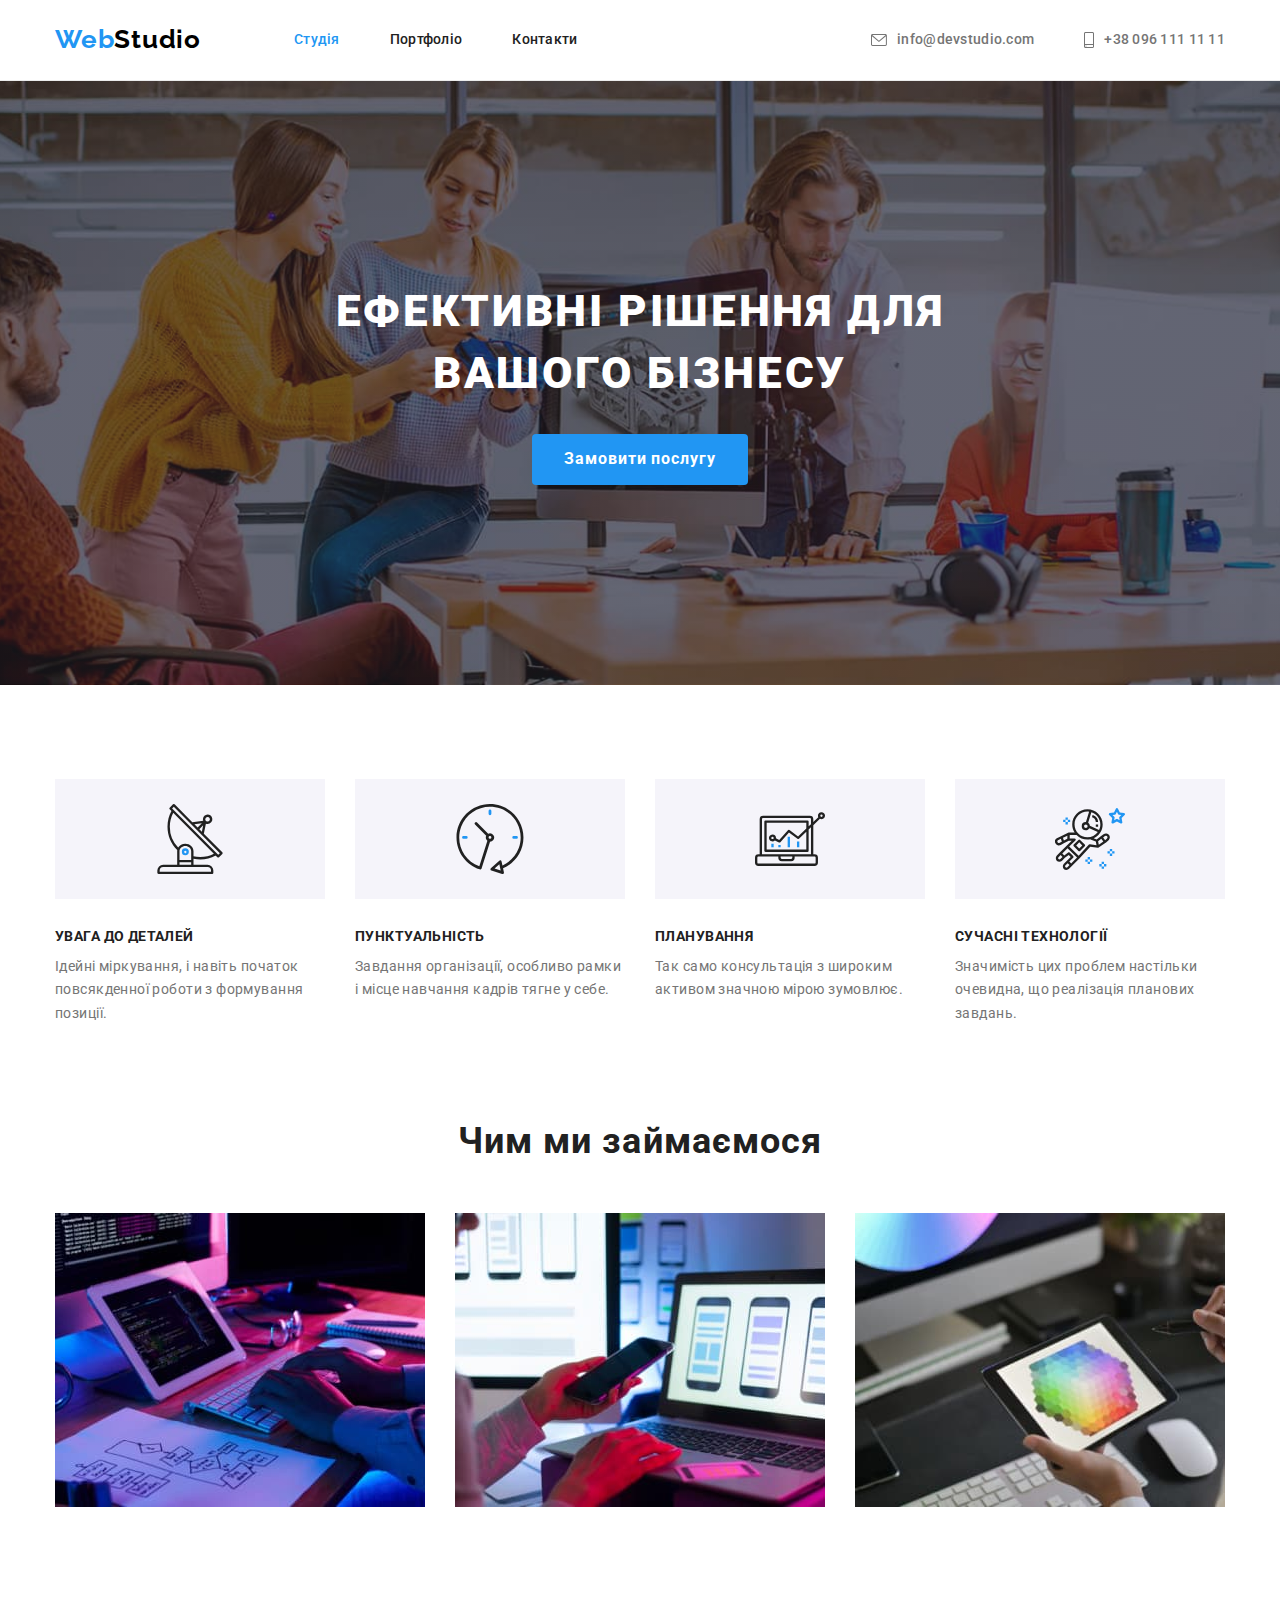
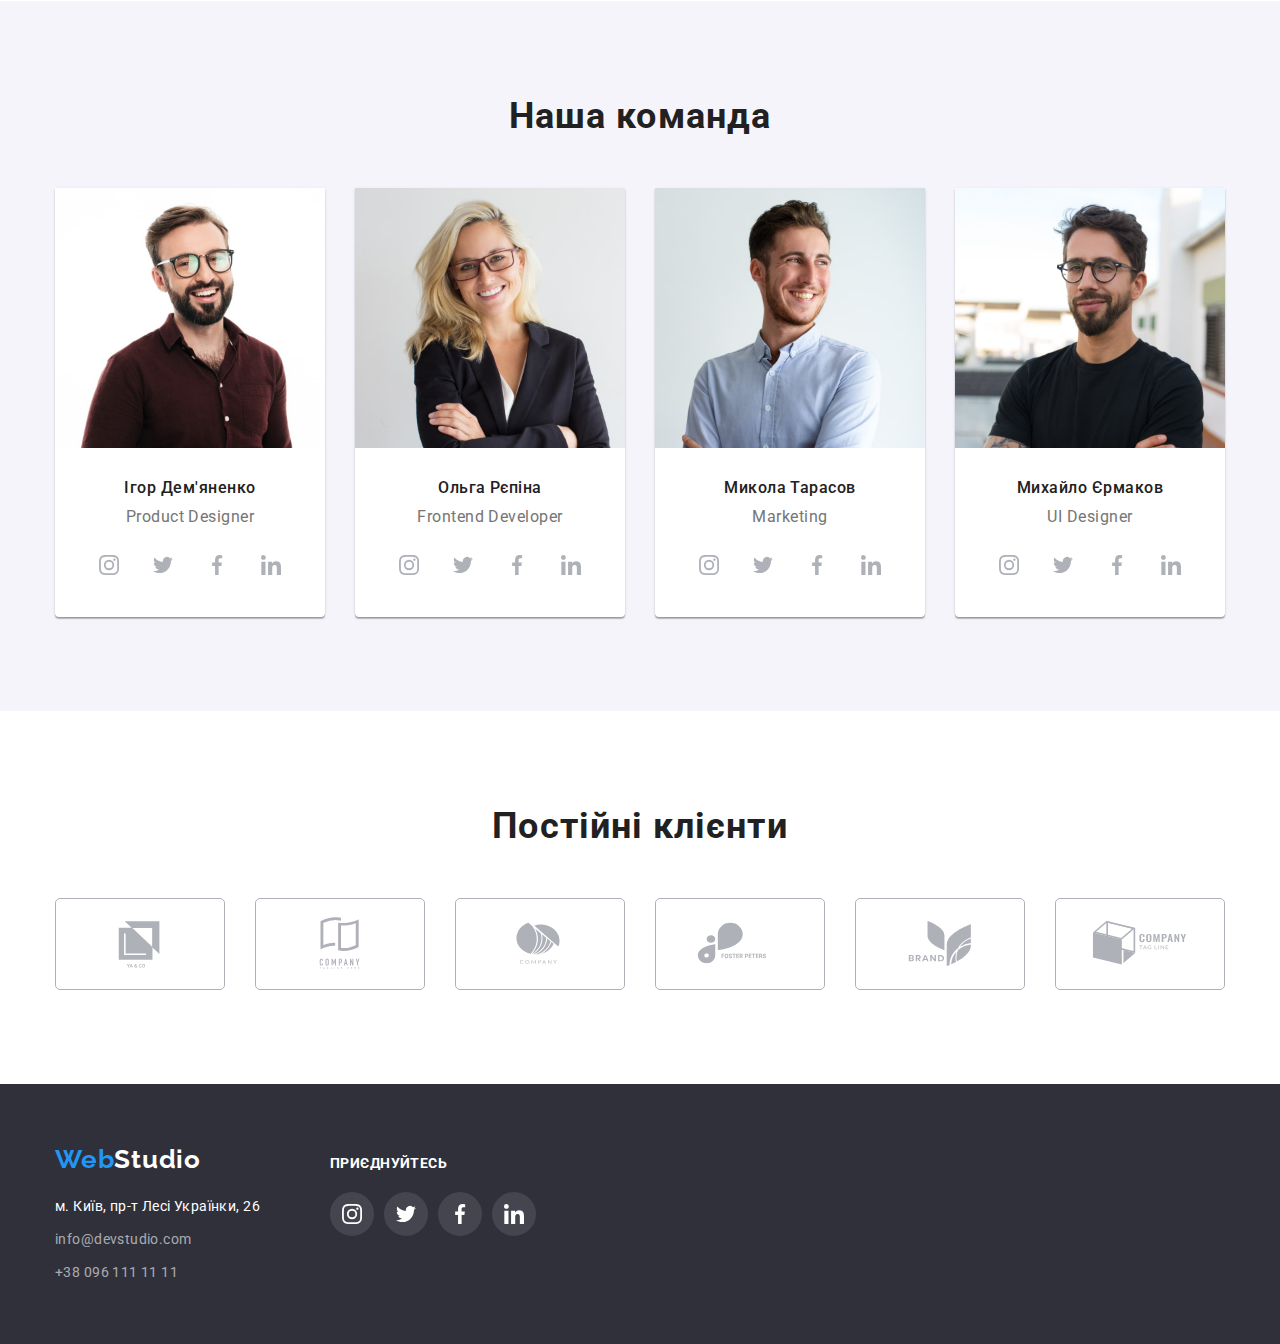
<file: index.html>
<!DOCTYPE html>
<html lang="uk">
    <head>
        <meta charset="UTF-8" />
        <meta http-equiv="X-UA-Compatible" content="IE=edge" />
        <meta name="viewport" content="width=device-width, initial-scale=1.0" />
        <title>Web Studio</title>
        <link rel="preconnect" href="https://fonts.googleapis.com" />
        <link rel="preconnect" href="https://fonts.gstatic.com" crossorigin />
        <link
            href="https://fonts.googleapis.com/css2?family=Raleway:wght@700&family=Roboto:wght@400;500;700;900&display=swap"
            rel="stylesheet"
        />
        <link
            rel="stylesheet"
            href="https://cdnjs.cloudflare.com/ajax/libs/modern-normalize/1.1.0/modern-normalize.min.css"
        />
        <link rel="stylesheet" href="./css/styles.css" />
    </head>
    <body>
        <!--Шапка-->
        <header class="header">
            <div class="container">
                <div class="main-nav">
                    <nav class="nav">
                        <a href="./index.html" class="logo link" lang="en"
                            >Web<span class="logo-header">Studio</span></a
                        >
                        <ul class="menu list">
                            <li class="menu-item">
                                <a
                                    href="./index.html"
                                    class="menu-link link current"
                                    >Студія</a
                                >
                            </li>
                            <li class="menu-item">
                                <a
                                    href="./portfolio.html"
                                    class="menu-link link"
                                    >Портфоліо</a
                                >
                            </li>
                            <li class="menu-item">
                                <a href="" class="menu-link link">Контакти</a>
                            </li>
                        </ul>
                    </nav>
                    <ul class="auth-nav list">
                        <li class="list-item">
                            <a
                                href="mailto:info@devstudio.com"
                                class="mail link"
                            >
                                <svg class="auth-nav-icon" width="16" height="12">
                                    <use
                                        href="./images/icons.svg#icon-envelope"
                                    ></use>
                                </svg>
                                info@devstudio.com</a
                            >
                        </li>
                        <li class="list-item">
                            <a href="tel:+38096111111" class="tel link">
                                <svg class="auth-nav-icon" width="10" height="16">
                                    <use
                                        href="./images/icons.svg#icon-smartphone"
                                    ></use>
                                </svg>
                                +38 096 111 11 11</a
                            >
                        </li>
                    </ul>
                </div>
            </div>
        </header>
        <!--Головний контент сторінки-->
        <main>
            <!--Головна секція-->
            <section class="hero">
                <div class="container">
                    <h1 class="hero-title">
                        Ефективні рішення для вашого бізнесу
                    </h1>
                    <button type="button" class="hero-btn">
                        Замовити послугу
                    </button>
                </div>
            </section>
            <!--Особливості-->
            <section class="section features">
                <div class="container">
                    <h2 class="visually-hidden">Особливості</h2>
                    <ul class="features-list list">
                        <li class="features-item">
                            <div class="image-wrapper">
                                <svg class="features-icon" width="70" height="70">
                                    <use
                                        href="./images/icons.svg#icon-antenna"
                                    ></use>
                                </svg>
                            </div>
                            <h3 class="title">УВАГА ДО ДЕТАЛЕЙ</h3>
                            <p class="text">
                                Ідейні міркування, і навіть початок повсякденної
                                роботи з формування позиції.
                            </p>
                        </li>
                        <li class="features-item">
                            <div class="image-wrapper">
                                <svg class="features-icon" width="70" height="70">
                                    <use
                                        href="./images/icons.svg#icon-clock"
                                    ></use>
                                </svg>
                            </div>
                            <h3 class="title">ПУНКТУАЛЬНІСТЬ</h3>
                            <p class="text">
                                Завдання організації, особливо рамки і місце
                                навчання кадрів тягне у себе.
                            </p>
                        </li>
                        <li class="features-item">
                            <div class="image-wrapper">
                                <svg class="features-icon" width="70" height="70">
                                    <use
                                        href="./images/icons.svg#icon-diagram"
                                    ></use>
                                </svg>
                            </div>
                            <h3 class="title">ПЛАНУВАННЯ</h3>
                            <p class="text">
                                Так само консультація з широким активом значною
                                мірою зумовлює.
                            </p>
                        </li>
                        <li class="features-item">
                            <div class="image-wrapper">
                                <svg class="features-icon" width="70" height="70">
                                    <use
                                        href="./images/icons.svg#icon-astronaut"
                                    ></use>
                                </svg>
                            </div>
                            <h3 class="title">СУЧАСНІ ТЕХНОЛОГІЇ</h3>
                            <p class="text">
                                Значимість цих проблем настільки очевидна, що
                                реалізація планових завдань.
                            </p>
                        </li>
                    </ul>
                </div>
            </section>
            <!--Чим ми займаємось-->
            <section class="section work">
                <div class="container">
                    <h2 class="section-title">Чим ми займаємося</h2>
                    <ul class="work-list list">
                        <li class="work-item">
                            <img
                                src="./images/box_1.jpg"
                                alt="Приклад 1"
                                width="370"
                                height="294"
                            />
                        </li>
                        <li class="work-item">
                            <img
                                src="./images/box_2.jpg"
                                alt="Приклад 2"
                                width="370"
                                height="294"
                            />
                        </li>
                        <li class="work-item">
                            <img
                                src="./images/box_3.jpg"
                                alt="Приклад 3"
                                width="370"
                                height="294"
                            />
                        </li>
                    </ul>
                </div>
            </section>
            <!--Наша команда-->
            <section class="section team">
                <div class="container">
                    <h2 class="section-title">Наша команда</h2>
                    <ul class="team-list list">
                        <li class="team-item">
                            <img
                                src="./images/Ihor_Demyanenko.jpg"
                                alt="Ігор Дем'яненко фото"
                                width="270"
                                height="260"
                            />
                            <div class="wrapper">
                                <h3 class="title">Ігор Дем'яненко</h3>
                                <p lang="en" class="text">Product Designer</p>
                                <ul class="social-list list">
                                    <li class="social-item">
                                        <a href="" class="social-link link">
                                            <svg class="social-icon" width="20" height="20">
                                                <use
                                                    href="./images/icons.svg#icon-instagram"
                                                ></use>
                                            </svg>
                                        </a>
                                    </li>
                                    <li class="social-item">
                                        <a href="" class="social-link link">
                                            <svg class="social-icon" width="20" height="20">
                                                <use
                                                    href="./images/icons.svg#icon-twitter"
                                                ></use>
                                            </svg>
                                        </a>
                                    </li>
                                    <li class="social-item">
                                        <a href="" class="social-link link">
                                            <svg class="social-icon" width="20" height="20">
                                                <use
                                                    href="./images/icons.svg#icon-facebook"
                                                ></use>
                                            </svg>
                                        </a>
                                    </li>
                                    <li class="social-item">
                                        <a href="" class="social-link link">
                                            <svg class="social-icon" width="20" height="20">
                                                <use
                                                    href="./images/icons.svg#icon-linkedin"
                                                ></use>
                                            </svg>
                                        </a>
                                    </li>
                                </ul>
                            </div>
                        </li>
                        <li class="team-item">
                            <img
                                src="./images/Olga_Repina.jpg"
                                alt="Ольга Рєпіна фото"
                                width="270"
                                height="260"
                            />
                            <div class="wrapper">
                                <h3 class="title">Ольга Рєпіна</h3>
                                <p lang="en" class="text">Frontend Developer</p>
                                <ul class="social-list list">
                                    <li class="social-item">
                                        <a href="" class="social-link link">
                                            <svg class="social-icon" width="20" height="20">
                                                <use
                                                    href="./images/icons.svg#icon-instagram"
                                                ></use>
                                            </svg>
                                        </a>
                                    </li>
                                    <li class="social-item">
                                        <a href="" class="social-link link">
                                            <svg class="social-icon" width="20" height="20">
                                                <use
                                                    href="./images/icons.svg#icon-twitter"
                                                ></use>
                                            </svg>
                                        </a>
                                    </li>
                                    <li class="social-item">
                                        <a href="" class="social-link link">
                                            <svg class="social-icon" width="20" height="20">
                                                <use
                                                    href="./images/icons.svg#icon-facebook"
                                                ></use>
                                            </svg>
                                        </a>
                                    </li>
                                    <li class="social-item">
                                        <a href="" class="social-link link">
                                            <svg class="social-icon" width="20" height="20">
                                                <use
                                                    href="./images/icons.svg#icon-linkedin"
                                                ></use>
                                            </svg>
                                        </a>
                                    </li>
                                </ul>
                            </div>
                        </li>
                        <li class="team-item">
                            <img
                                src="./images/Mykola_Tarasov.jpg"
                                alt="Микола Тарасов фото"
                                width="270"
                                height="260"
                            />
                            <div class="wrapper">
                                <h3 class="title">Микола Тарасов</h3>
                                <p lang="en" class="text">Marketing</p>
                                <ul class="social-list list">
                                    <li class="social-item">
                                        <a href="" class="social-link link">
                                            <svg class="social-icon" width="20" height="20">
                                                <use
                                                    href="./images/icons.svg#icon-instagram"
                                                ></use>
                                            </svg>
                                        </a>
                                    </li>
                                    <li class="social-item">
                                        <a href="" class="social-link link">
                                            <svg class="social-icon" width="20" height="20">
                                                <use
                                                    href="./images/icons.svg#icon-twitter"
                                                ></use>
                                            </svg>
                                        </a>
                                    </li>
                                    <li class="social-item">
                                        <a href="" class="social-link link">
                                            <svg class="social-icon" width="20" height="20">
                                                <use
                                                    href="./images/icons.svg#icon-facebook"
                                                ></use>
                                            </svg>
                                        </a>
                                    </li>
                                    <li class="social-item">
                                        <a href="" class="social-link link">
                                            <svg class="social-icon" width="20" height="20">
                                                <use
                                                    href="./images/icons.svg#icon-linkedin"
                                                ></use>
                                            </svg>
                                        </a>
                                    </li>
                                </ul>
                            </div>
                        </li>
                        <li class="team-item">
                            <img
                                src="./images/Mykhailo_Yermakov.jpg"
                                alt="Михайло Єрмаков фото"
                                width="270"
                                height="260"
                            />
                            <div class="wrapper">
                                <h3 class="title">Михайло Єрмаков</h3>
                                <p lang="en" class="text">UI Designer</p>
                                <ul class="social-list list">
                                    <li class="social-item">
                                        <a href="" class="social-link link">
                                            <svg class="social-icon" width="20" height="20">
                                                <use
                                                    href="./images/icons.svg#icon-instagram"
                                                ></use>
                                            </svg>
                                        </a>
                                    </li>
                                    <li class="social-item">
                                        <a href="" class="social-link link">
                                            <svg class="social-icon" width="20" height="20">
                                                <use
                                                    href="./images/icons.svg#icon-twitter"
                                                ></use>
                                            </svg>
                                        </a>
                                    </li>
                                    <li class="social-item">
                                        <a href="" class="social-link link">
                                            <svg class="social-icon" width="20" height="20">
                                                <use
                                                    href="./images/icons.svg#icon-facebook"
                                                ></use>
                                            </svg>
                                        </a>
                                    </li>
                                    <li class="social-item">
                                        <a href="" class="social-link link">
                                            <svg class="social-icon" width="20" height="20">
                                                <use
                                                    href="./images/icons.svg#icon-linkedin"
                                                ></use>
                                            </svg>
                                        </a>
                                    </li>
                                </ul>
                            </div>
                        </li>
                    </ul>
                </div>
            </section>
            <!--Постійні клієнти-->
            <section class="section clients">
                <div class="container">
                    <h2 class="section-title">Постійні клієнти</h2>
                    <ul class="clients-list list">
                        <li class="clients-item">
                            <a href="" class="clients-link link">
                                <svg class="clients-icon" width="106" height="60">
                                    <use
                                        href="./images/icons.svg#icon-client-1"
                                    ></use>
                                </svg>
                            </a>
                        </li>
                        <li class="clients-item">
                            <a href="" class="clients-link link">
                                <svg class="clients-icon" width="106" height="60">
                                    <use
                                        href="./images/icons.svg#icon-client-2"
                                    ></use>
                                </svg>
                            </a>
                        </li>
                        <li class="clients-item">
                            <a href="" class="clients-link link">
                                <svg class="clients-icon" width="106" height="60">
                                    <use
                                        href="./images/icons.svg#icon-client-3"
                                    ></use>
                                </svg>
                            </a>
                        </li>
                        <li class="clients-item">
                            <a href="" class="clients-link link">
                                <svg class="clients-icon" width="106" height="60">
                                    <use
                                        href="./images/icons.svg#icon-client-4"
                                    ></use>
                                </svg>
                            </a>
                        </li>
                        <li class="clients-item">
                            <a href="" class="clients-link link">
                                <svg class="clients-icon" width="106" height="60">
                                    <use
                                        href="./images/icons.svg#icon-client-5"
                                    ></use>
                                </svg>
                            </a>
                        </li>
                        <li class="clients-item">
                            <a href="" class="clients-link link">
                                <svg class="clients-icon" width="106" height="60">
                                    <use
                                        href="./images/icons.svg#icon-client-6"
                                    ></use>
                                </svg>
                            </a>
                        </li>
                    </ul>
                </div>
            </section>
        </main>
        <!--Підвал-->
        <footer class="footer">
            <div class="container">
                <div class="footer-wrapper">
                    <a href="./index.html" class="logo link" lang="en"
                        >Web<span class="logo-footer">Studio</span></a
                    >
                    <address class="address">
                        <ul class="footer-list list">
                            <li class="footer-item">
                                м. Київ, пр-т Лесі Українки, 26
                            </li>
                            <li class="footer-item">
                                <a
                                    href="mailto:info@devstudio.com"
                                    class="mail link"
                                    >info@devstudio.com</a
                                >
                            </li>
                            <li class="footer-item">
                                <a href="tel:+38096111111" class="tel link"
                                    >+38 096 111 11 11</a
                                >
                            </li>
                        </ul>
                    </address>
                </div>
                <div class="footer-wrapper">
                    <p class="text">приєднуйтесь</p>
                    <ul class="social-list list">
                        <li class="social-item">
                            <a href="" class="social-link link color">
                                <svg class="social-icon" width="20" height="20">
                                    <use
                                        href="./images/icons.svg#icon-instagram"
                                    ></use>
                                </svg>
                            </a>
                        </li>
                        <li class="social-item">
                            <a href="" class="social-link link color">
                                <svg class="social-icon" width="20" height="20">
                                    <use
                                        href="./images/icons.svg#icon-twitter"
                                    ></use>
                                </svg>
                            </a>
                        </li>
                        <li class="social-item">
                            <a href="" class="social-link link color">
                                <svg class="social-icon" width="20" height="20">
                                    <use
                                        href="./images/icons.svg#icon-facebook"
                                    ></use>
                                </svg>
                            </a>
                        </li>
                        <li class="social-item">
                            <a href="" class="social-link link color">
                                <svg class="social-icon" width="20" height="20">
                                    <use
                                        href="./images/icons.svg#icon-linkedin"
                                    ></use>
                                </svg>
                            </a>
                        </li>
                    </ul>
                </div>
            </div>
        </footer>
    </body>
</html>
</file>
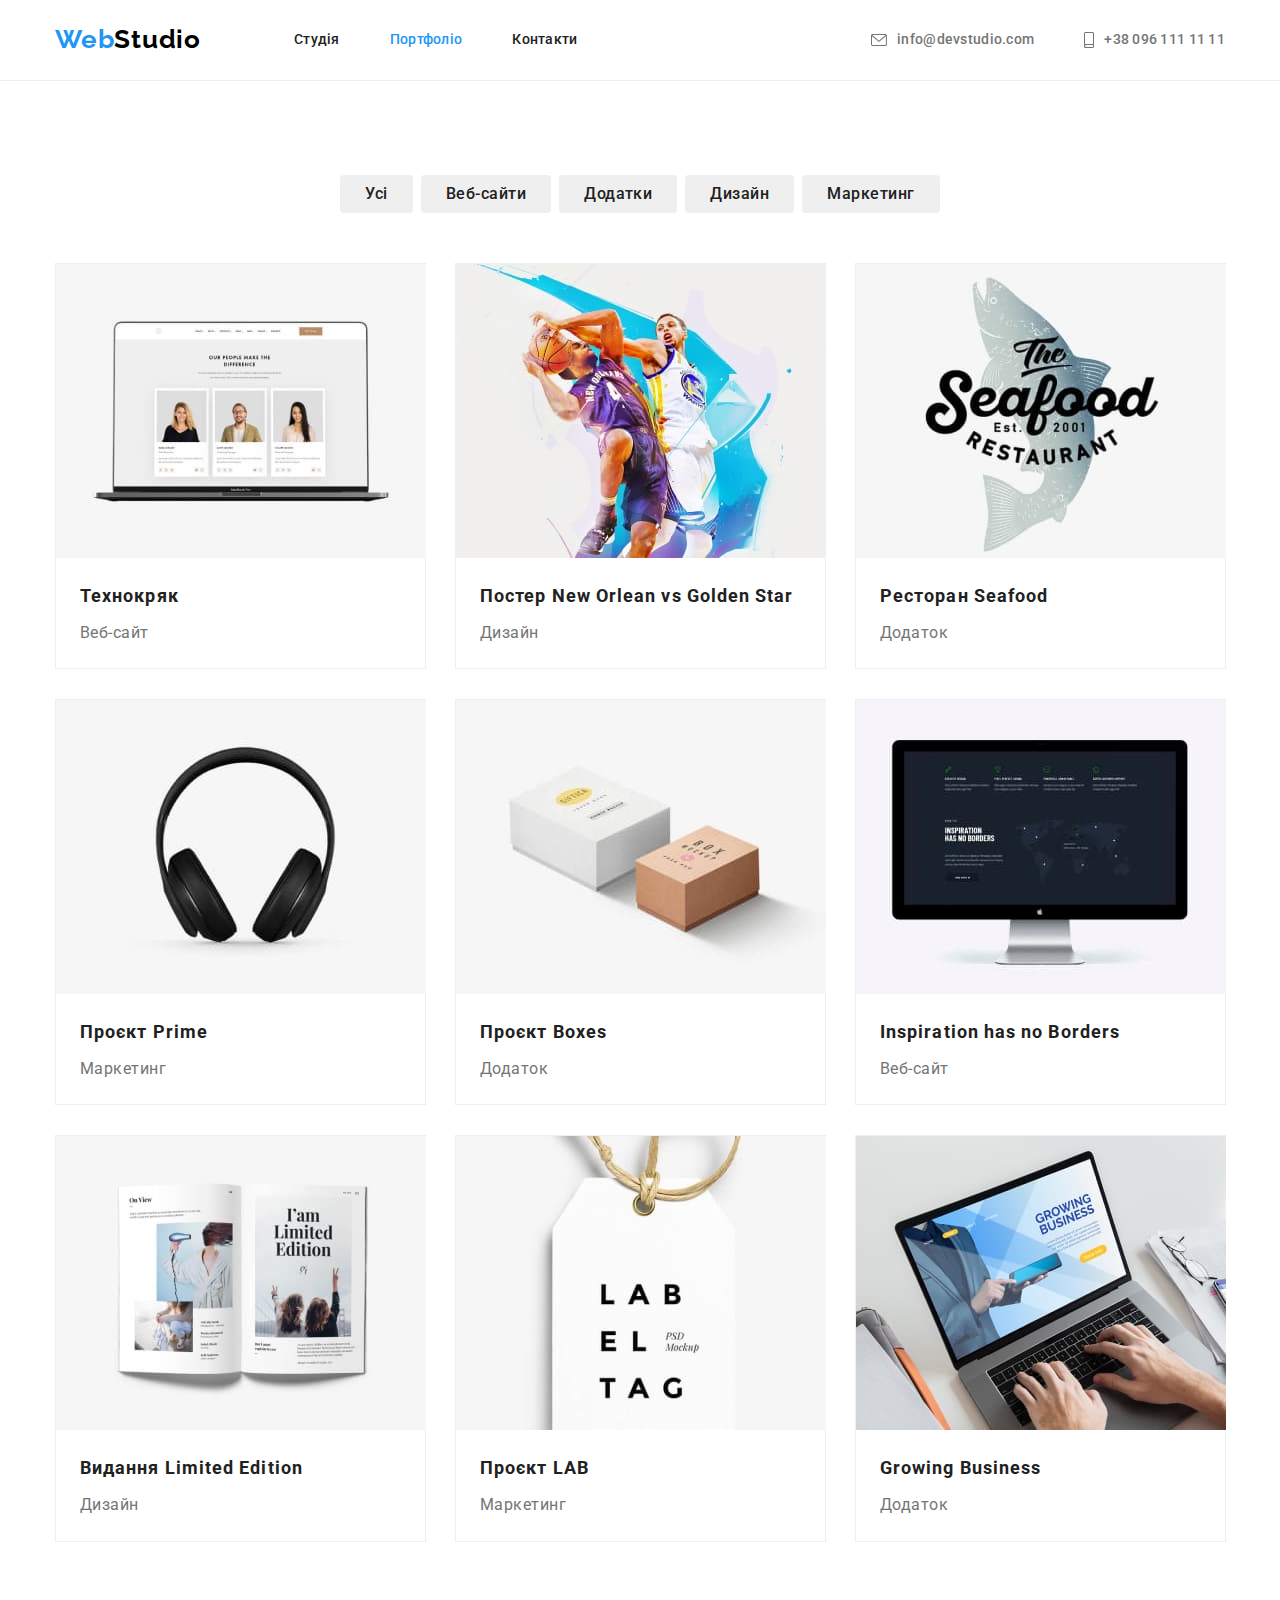
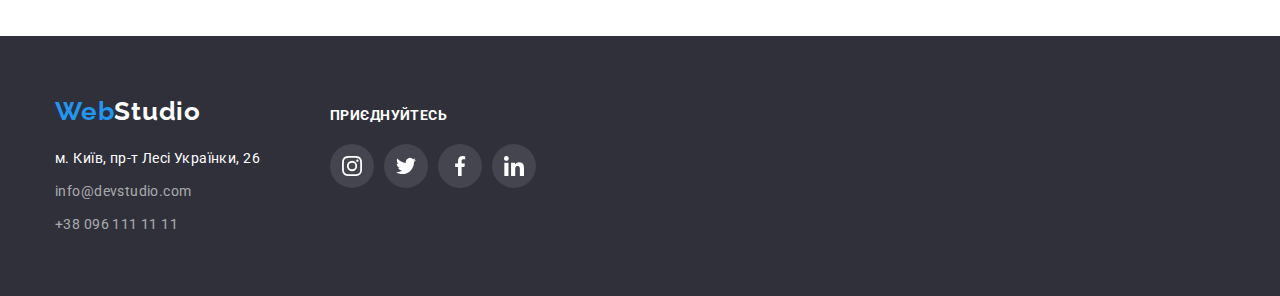
<file: portfolio.html>
<!DOCTYPE html>
<html lang="uk">
    <head>
        <meta charset="UTF-8" />
        <meta http-equiv="X-UA-Compatible" content="IE=edge" />
        <meta name="viewport" content="width, initial-scale=1.0" />
        <title>Portfolio</title>
        <link rel="preconnect" href="https://fonts.googleapis.com" />
        <link rel="preconnect" href="https://fonts.gstatic.com" crossorigin />
        <link
            href="https://fonts.googleapis.com/css2?family=Raleway:wght@700&family=Roboto:wght@400;500;700;900&display=swap"
            rel="stylesheet"
        />
        <link
            rel="stylesheet"
            href="https://cdnjs.cloudflare.com/ajax/libs/modern-normalize/1.1.0/modern-normalize.min.css"
        />
        <link rel="stylesheet" href="./css/styles.css" />
    </head>
    <body>
        <!--Шапка-->
       <header class="header">
            <div class="container">
                <div class="main-nav">
                    <nav class="nav">
                        <a href="./index.html" class="logo link" lang="en"
                            >Web<span class="logo-header">Studio</span></a
                        >
                        <ul class="menu list">
                            <li class="menu-item">
                                <a
                                    href="./index.html"
                                    class="menu-link link"
                                    >Студія</a
                                >
                            </li>
                            <li class="menu-item">
                                <a
                                    href="./portfolio.html"
                                    class="menu-link link current"
                                    >Портфоліо</a
                                >
                            </li>
                            <li class="menu-item">
                                <a href="" class="menu-link link">Контакти</a>
                            </li>
                        </ul>
                    </nav>
                    <ul class="auth-nav list">
                        <li class="list-item">
                            <a
                                href="mailto:info@devstudio.com"
                                class="mail link"
                            >
                                <svg class="auth-nav-icon" width="16" height="12">
                                    <use
                                        href="./images/icons.svg#icon-envelope"
                                    ></use>
                                </svg>
                                info@devstudio.com</a
                            >
                        </li>
                        <li class="list-item">
                            <a href="tel:+38096111111" class="tel link">
                                <svg class="auth-nav-icon" width="10" height="16">
                                    <use
                                        href="./images/icons.svg#icon-smartphone"
                                    ></use>
                                </svg>
                                +38 096 111 11 11</a
                            >
                        </li>
                    </ul>
                </div>
            </div>
        </header>
        <!-- Контент сторінки портфолио -->
        <main>
            <section class="section portfolio">
                <div class="container">
                    <h1 class="visually-hidden">Портфолио</h1>
                    <ul class="portfolio-menu list">
                        <li class="portfolio-item">
                            <button class="portfolio-btn" type="button">
                                Усі
                            </button>
                        </li>
                        <li class="portfolio-item">
                            <button class="portfolio-btn" type="button">
                                Веб-сайти
                            </button>
                        </li>
                        <li class="portfolio-item">
                            <button class="portfolio-btn" type="button">
                                Додатки
                            </button>
                        </li>
                        <li class="portfolio-item">
                            <button class="portfolio-btn" type="button">
                                Дизайн
                            </button>
                        </li>
                        <li class="portfolio-item">
                            <button class="portfolio-btn" type="button">
                                Маркетинг
                            </button>
                        </li>
                    </ul>
                    <ul class="gallery-list list">
                        <li class="gallery-item">
                            <a href="" class="portfolio-link link">
                                <img
                                    src="./images/portfolio-card-1.jpg"
                                    alt="Портфолио 1"
                                    width="370"
                                    height="294"
                                />
                                <div class="wrapper">
                                    <h2 class="title">Технокряк</h2>
                                    <p class="text">Веб-сайт</p>
                                </div>
                            </a>
                        </li>
                        <li class="gallery-item">
                            <a href="" class="portfolio-link link">
                                <img
                                    src="./images/portfolio-card-2.jpg"
                                    alt="Портфолио 2"
                                    width="370"
                                    height="294"
                                />
                                <div class="wrapper">
                                    <h2 class="title">
                                        Постер New Orlean vs Golden Star
                                    </h2>
                                    <p class="text">Дизайн</p>
                                </div>
                            </a>
                        </li>
                        <li class="gallery-item">
                            <a href="" class="portfolio-link link">
                                <img
                                    src="./images/portfolio-card-3.jpg"
                                    alt="Портфолио 3"
                                    width="370"
                                    height="294"
                                />
                                <div class="wrapper">
                                    <h2 class="title">Ресторан Seafood</h2>
                                    <p class="text">Додаток</p>
                                </div>
                            </a>
                        </li>
                        <li class="gallery-item">
                            <a href="" class="portfolio-link link">
                                <img
                                    src="./images/portfolio-card-4.jpg"
                                    alt="Портфолио 4"
                                    width="370"
                                    height="294"
                                />
                                <div class="wrapper">
                                    <h2 class="title">Проєкт Prime</h2>
                                    <p class="text">Маркетинг</p>
                                </div>
                            </a>
                        </li>
                        <li class="gallery-item">
                            <a href="" class="portfolio-link link">
                                <img
                                    src="./images/portfolio-card-5.jpg"
                                    alt="Портфолио 5"
                                    width="370"
                                    height="294"
                                />
                                <div class="wrapper">
                                    <h2 class="title">Проєкт Boxes</h2>
                                    <p class="text">Додаток</p>
                                </div>
                            </a>
                        </li>
                        <li class="gallery-item">
                            <a href="" class="portfolio-link link">
                                <img
                                    src="./images/portfolio-card-6.jpg"
                                    alt="Портфолио 6"
                                    width="370"
                                    height="294"
                                />
                                <div class="wrapper">
                                    <h2 class="title" lang="en">
                                        Inspiration has no Borders
                                    </h2>
                                    <p class="text">Веб-сайт</p>
                                </div>
                            </a>
                        </li>
                        <li class="gallery-item">
                            <a href="" class="portfolio-link link">
                                <img
                                    src="./images/portfolio-card-7.jpg"
                                    alt="Портфолио 7"
                                    width="370"
                                    height="294"
                                />
                                <div class="wrapper">
                                    <h2 class="title">
                                        Видання Limited Edition
                                    </h2>
                                    <p class="text">Дизайн</p>
                                </div>
                            </a>
                        </li>
                        <li class="gallery-item">
                            <a href="" class="portfolio-link link">
                                <img
                                    src="./images/portfolio-card-8.jpg"
                                    alt="Портфолио 8"
                                    width="370"
                                    height="294"
                                />
                                <div class="wrapper">
                                    <h2 class="title">Проєкт LAB</h2>
                                    <p class="text">Маркетинг</p>
                                </div>
                            </a>
                        </li>
                        <li class="gallery-item">
                            <a href="" class="portfolio-link link">
                                <img
                                    src="./images/portfolio-card-9.jpg"
                                    alt="Портфолио 9"
                                    width="370"
                                    height="294"
                                />
                                <div class="wrapper">
                                    <h2 class="title" lang="en">
                                        Growing Business
                                    </h2>
                                    <p class="text">Додаток</p>
                                </div>
                            </a>
                        </li>
                    </ul>
                </div>
            </section>
        </main>
        <!--Підвал-->
        <footer class="footer">
            <div class="container">
                <div class="footer-wrapper">
                    <a href="./index.html" class="logo link" lang="en"
                        >Web<span class="logo-footer">Studio</span></a
                    >
                    <address class="address">
                        <ul class="footer-list list">
                            <li class="footer-item">
                                м. Київ, пр-т Лесі Українки, 26
                            </li>
                            <li class="footer-item">
                                <a
                                    href="mailto:info@devstudio.com"
                                    class="mail link"
                                    >info@devstudio.com</a
                                >
                            </li>
                            <li class="footer-item">
                                <a href="tel:+38096111111" class="tel link"
                                    >+38 096 111 11 11</a
                                >
                            </li>
                        </ul>
                    </address>
                </div>
                <div class="footer-wrapper">
                    <p class="text">приєднуйтесь</p>
                    <ul class="social-list list">
                        <li class="social-item">
                            <a href="" class="social-link link color">
                                <svg class="social-icon" width="20" height="20">
                                    <use
                                        href="./images/icons.svg#icon-instagram"
                                    ></use>
                                </svg>
                            </a>
                        </li>
                        <li class="social-item">
                            <a href="" class="social-link link color">
                                <svg class="social-icon" width="20" height="20">
                                    <use
                                        href="./images/icons.svg#icon-twitter"
                                    ></use>
                                </svg>
                            </a>
                        </li>
                        <li class="social-item">
                            <a href="" class="social-link link color">
                                <svg class="social-icon" width="20" height="20">
                                    <use
                                        href="./images/icons.svg#icon-facebook"
                                    ></use>
                                </svg>
                            </a>
                        </li>
                        <li class="social-item">
                            <a href="" class="social-link link color">
                                <svg class="social-icon" width="20" height="20">
                                    <use
                                        href="./images/icons.svg#icon-linkedin"
                                    ></use>
                                </svg>
                            </a>
                        </li>
                    </ul>
                </div>
            </div>
        </footer>
    </body>
</html>
</file>
<file: css/styles.css>
:root {
    --body-background-color: #fff;
    --primary-title-color: #212121;
    --primary-text-color: #757575;
    --logo-text-color: #000;
    --accent-color: #2196f3;
    --button-hover-color: #188ce8;
    --team-background-color: #f5f4fa;
    --social-icons-color: #afb1b8;
    --footer-contact-color: rgba(255, 255, 255, 0.6);
    --footer-social-color: rgba(255, 255, 255, 0.1);
    --footer-background-color: #2f303a;
}

body {
    font-family: 'Roboto', sans-serif;
    font-weight: 400;
    font-size: 14px;
    background-color: var(--body-background-color);
    color: var(--primary-text-color);
}

img {
    display: block;
}

.container {
    max-width: 1200px;
    padding-left: 15px;
    padding-right: 15px;
    margin: 0 auto;
}

.list {
    padding: 0;
    margin: 0;
    list-style: none;
}

.link {
    text-decoration: none;
}

.link.current {
    color: var(--accent-color);
}

.logo {
    display: block;

    font-family: 'Raleway', sans-serif;
    font-weight: 700;
    font-size: 26px;
    line-height: 1.2;
    letter-spacing: 0.03em;
    color: var(--accent-color);
}

.section {
    padding-top: 94px;
    padding-bottom: 94px;
}

.section-title {
    margin-top: 0;
    margin-bottom: 50px;

    font-weight: 700;
    font-size: 36px;
    line-height: 1.2;
    text-align: center;
    letter-spacing: 0.03em;
    color: var(--primary-title-color);
}

/* Hide heading */

.visually-hidden {
    position: absolute;
    width: 1px;
    height: 1px;
    margin: -1px;
    border: 0;
    padding: 0;

    white-space: nowrap;
    clip-path: inset(100%);
    clip: rect(0 0 0 0);
    overflow: hidden;
}

/* Header */

.header {
    border-bottom: 1px solid #ececec;
}

.main-nav {
    display: flex;
}

.nav {
    display: flex;
    align-items: center;
}

.header .logo {
    margin-right: 93px;
}

.logo-header {
    color: var(--logo-text-color);
}

.menu {
    display: flex;
}

.menu-item {
    margin-right: 50px;
}

.menu-item:last-child {
    margin-right: 0;
}

.menu-link {
    display: block;
    padding-top: 32px;
    padding-bottom: 32px;

    font-weight: 500;
    line-height: 1.14;
    letter-spacing: 0.02em;
    color: var(--primary-title-color);
}

.menu-link:hover,
.menu-link:focus {
    color: var(--accent-color);
}

.auth-nav {
    display: flex;
    margin-left: auto;

    font-weight: 500;
    line-height: 1.14;
    letter-spacing: 0.02em;
}

.list-item {
    margin-right: 50px;
}

.list-item:last-child {
    margin-right: 0;
}

.header .mail,
.header .tel {
    display: flex;
    align-items: center;
    padding-top: 32px;
    padding-bottom: 32px;

    color: var(--primary-text-color);
}

.auth-nav-icon {
    fill: currentColor;
    margin-right: 10px;
}

.header .mail:hover,
.header .mail:focus {
    color: var(--accent-color);
}

.header .tel:hover,
.header .tel:focus {
    color: var(--accent-color);
}

.auth-nav-icon:hover,
.auth-nav-icon:focus {
    fill: currentColor;
}

/* Main */

/* Hero section */

.hero {
    max-width: 1600px;
    min-height: 600px;
    padding: 200px 0;
    margin: 0 auto;

    background-color: var(--footer-background-color);
    text-align: center;
    background-image: linear-gradient(
            to right,
            rgba(47, 48, 58, 0.4),
            rgba(47, 48, 58, 0.4)
        ),
        url('../images/Img.jpg');

    background-size: cover;
    background-position: center;
}

.hero-title {
    width: 650px;
    margin: 0 auto 30px;

    font-weight: 900;
    font-size: 44px;
    line-height: 1.4;
    letter-spacing: 0.06em;
    text-transform: uppercase;
    color: var(--body-background-color);
}

.hero-btn {
    min-width: 216px;
    padding: 10px 32px;
    border: none;
    border-radius: 4px;

    background-color: var(--accent-color);
    color: var(--body-background-color);
    font-family: inherit;
    font-weight: 700;
    font-size: 16px;
    line-height: 1.9;
    text-align: center;
    letter-spacing: 0.06em;
    cursor: pointer;
}

.hero-btn:hover,
.hero-btn:focus {
    background-color: var(--button-hover-color);
}

/* Features section */

.features {
    padding-bottom: 47px;
}

.features-list {
    display: flex;
}

.features-item {
    margin-right: 30px;
}

.features-item:last-child {
    margin-right: 0;
}

.image-wrapper {
    display: flex;
    align-items: center;
    justify-content: center;
    width: 270px;
    height: 120px;
    margin-bottom: 30px;

    background-color: var(--team-background-color);
}

.features .title {
    margin-top: 0;
    margin-bottom: 10px;

    font-weight: 700;
    font-size: 14px;
    line-height: 1.14;
    letter-spacing: 0.03em;
    text-transform: uppercase;
    color: var(--primary-title-color);
}

.features .text {
    margin-top: 0;
    margin-bottom: 0;

    line-height: 1.7;
    letter-spacing: 0.03em;
}

/* Work section */

.work {
    padding-top: 47px;
}

.work-list {
    display: flex;
}

.work-item {
    margin-right: 30px;
}

.work-item:last-child {
    margin-right: 0;
}

/* Team section */

.team {
    background-color: var(--team-background-color);
}

.team-list {
    display: flex;
}

.team-item {
    margin-right: 30px;
    box-shadow: 0px 1px 3px rgba(0, 0, 0, 0.12), 0px 1px 1px rgba(0, 0, 0, 0.14),
        0px 2px 1px rgba(0, 0, 0, 0.2);
    border-radius: 0px 0px 4px 4px;

    background-color: var(--body-background-color);
}

.team-item:last-child {
    margin-right: 0;
}

.team .wrapper {
    padding: 30px 32px;
}

.team .title {
    font-weight: 500;
    font-size: 16px;
    line-height: 1.2;
    text-align: center;
    letter-spacing: 0.03em;
    color: var(--primary-title-color);
    margin-top: 0;
    margin-bottom: 10px;
}

.team .text {
    font-size: 16px;
    line-height: 1.2;
    text-align: center;
    letter-spacing: 0.03em;
    margin-top: 0;
    margin-bottom: 16px;
}

.social-list {
    display: flex;
    align-items: center;
}

.social-item {
    margin-right: 10px;
}

.social-item:last-child {
    margin-right: 0px;
}

.social-link {
    display: flex;
    align-items: center;
    justify-content: center;
    width: 44px;
    height: 44px;

    border-radius: 50%;
    color: var(--social-icons-color);
}

.social-link:hover,
.social-link:focus {
    color: var(--body-background-color);
    background-color: var(--accent-color);
}

.social-icon {
    fill: currentColor;
}

.social-icon:hover,
.social-icon:focus {
    fill: currentColor;
}

/* Clients section */

.clients-list {
    display: flex;
}

.clients-item {
    margin-right: 30px;
}

.clients-item:last-child {
    margin-right: 0px;
}

.clients-link {
    display: flex;
    align-items: center;
    justify-content: center;
    width: 170px;
    height: 92px;

    border: 1px solid var(--social-icons-color);
    border-radius: 5px;
    color: var(--social-icons-color);
}

.clients-link:hover,
.clients-link:focus {
    color: var(--accent-color);
    border: 1px solid var(--accent-color);
}

.clients-icon {
    fill: currentColor;
}

.clients-icon:hover,
.clients-icon:focus {
    fill: currentColor;
}

/* Footer */

.footer {
    padding-top: 60px;
    padding-bottom: 60px;

    background-color: var(--footer-background-color);
    color: var(--body-background-color);
}

.footer .container {
    display: flex;
    align-items: baseline;
}

.footer-wrapper {
    margin-right: 70px;
}

.footer-wrapper:last-child {
    margin-right: 0px;
}

.footer .logo {
    margin-bottom: 20px;
}

.logo-footer {
    color: var(--body-background-color);
}

.address {
    font-style: normal;
}

.footer-list {
    display: flex;
    flex-direction: column;
}

.footer-item {
    margin-bottom: 9px;
    line-height: 1.7;
    letter-spacing: 0.03em;
}

.footer-item:last-child {
    margin-bottom: 0;
}

.footer .mail,
.footer .tel {
    color: var(--footer-contact-color);
}

.footer .mail:hover,
.footer .mail:focus {
    color: var(--accent-color);
}

.footer .tel:hover,
.footer .tel:focus {
    color: var(--accent-color);
}

.footer .text {
    margin-top: 0;
    margin-bottom: 20px;

    font-weight: 700;
    line-height: 1.14;
    letter-spacing: 0.03em;
    text-transform: uppercase;
}

.color {
    color: var(--body-background-color);
    background-color: var(--footer-social-color);
}

/* Portfolio */

.portfolio {
}

.portfolio-menu {
    display: flex;
    justify-content: center;
    margin-bottom: 50px;
}

.portfolio-item {
    margin-right: 8px;
}

.portfolio-item:last-child {
    margin-right: 0;
}

.portfolio-btn {
    padding: 6px 25px;
    border: 0;
    border-radius: 4px;

    font-family: inherit;
    font-weight: 500;
    font-size: 16px;
    line-height: 1.6;
    text-align: center;
    letter-spacing: 0.03em;
    color: var(--primary-title-color);
}

.portfolio-btn:hover,
.portfolio-btn:focus {
    background-color: var(--accent-color);
    color: var(--body-background-color);
    cursor: pointer;
}

.gallery-list {
    display: flex;
    flex-wrap: wrap;
}

.gallery-item {
    margin-right: 30px;
    margin-bottom: 30px;
    width: calc((100% - 60px) / 3);
}

.gallery-item:nth-child(3n) {
    margin-right: 0;
}

.gallery-item:nth-last-child(-n + 3) {
    margin-bottom: 0;
}

.portfolio-link{
    width: calc(100% + 1px);
    display: block;

    border: 1px solid #eeeeee;
}

.portfolio-link:hover {
    box-shadow: 0px 1px 1px rgba(0, 0, 0, 0.12), 0px 4px 4px rgba(0, 0, 0, 0.06), 1px 4px 6px rgba(0, 0, 0, 0.16);
}

.portfolio .wrapper {
    padding: 20px 24px;
}

.portfolio .title {
    margin-top: 0;
    margin-bottom: 4px;

    font-weight: 700;
    font-size: 18px;
    line-height: 2;
    letter-spacing: 0.06em;
    color: var(--primary-title-color);
}

.portfolio .text {
    margin-top: 0;
    margin-bottom: 0;

    font-size: 16px;
    line-height: 1.9;
    letter-spacing: 0.03em;
    color: var(--primary-text-color);
}
</file>
